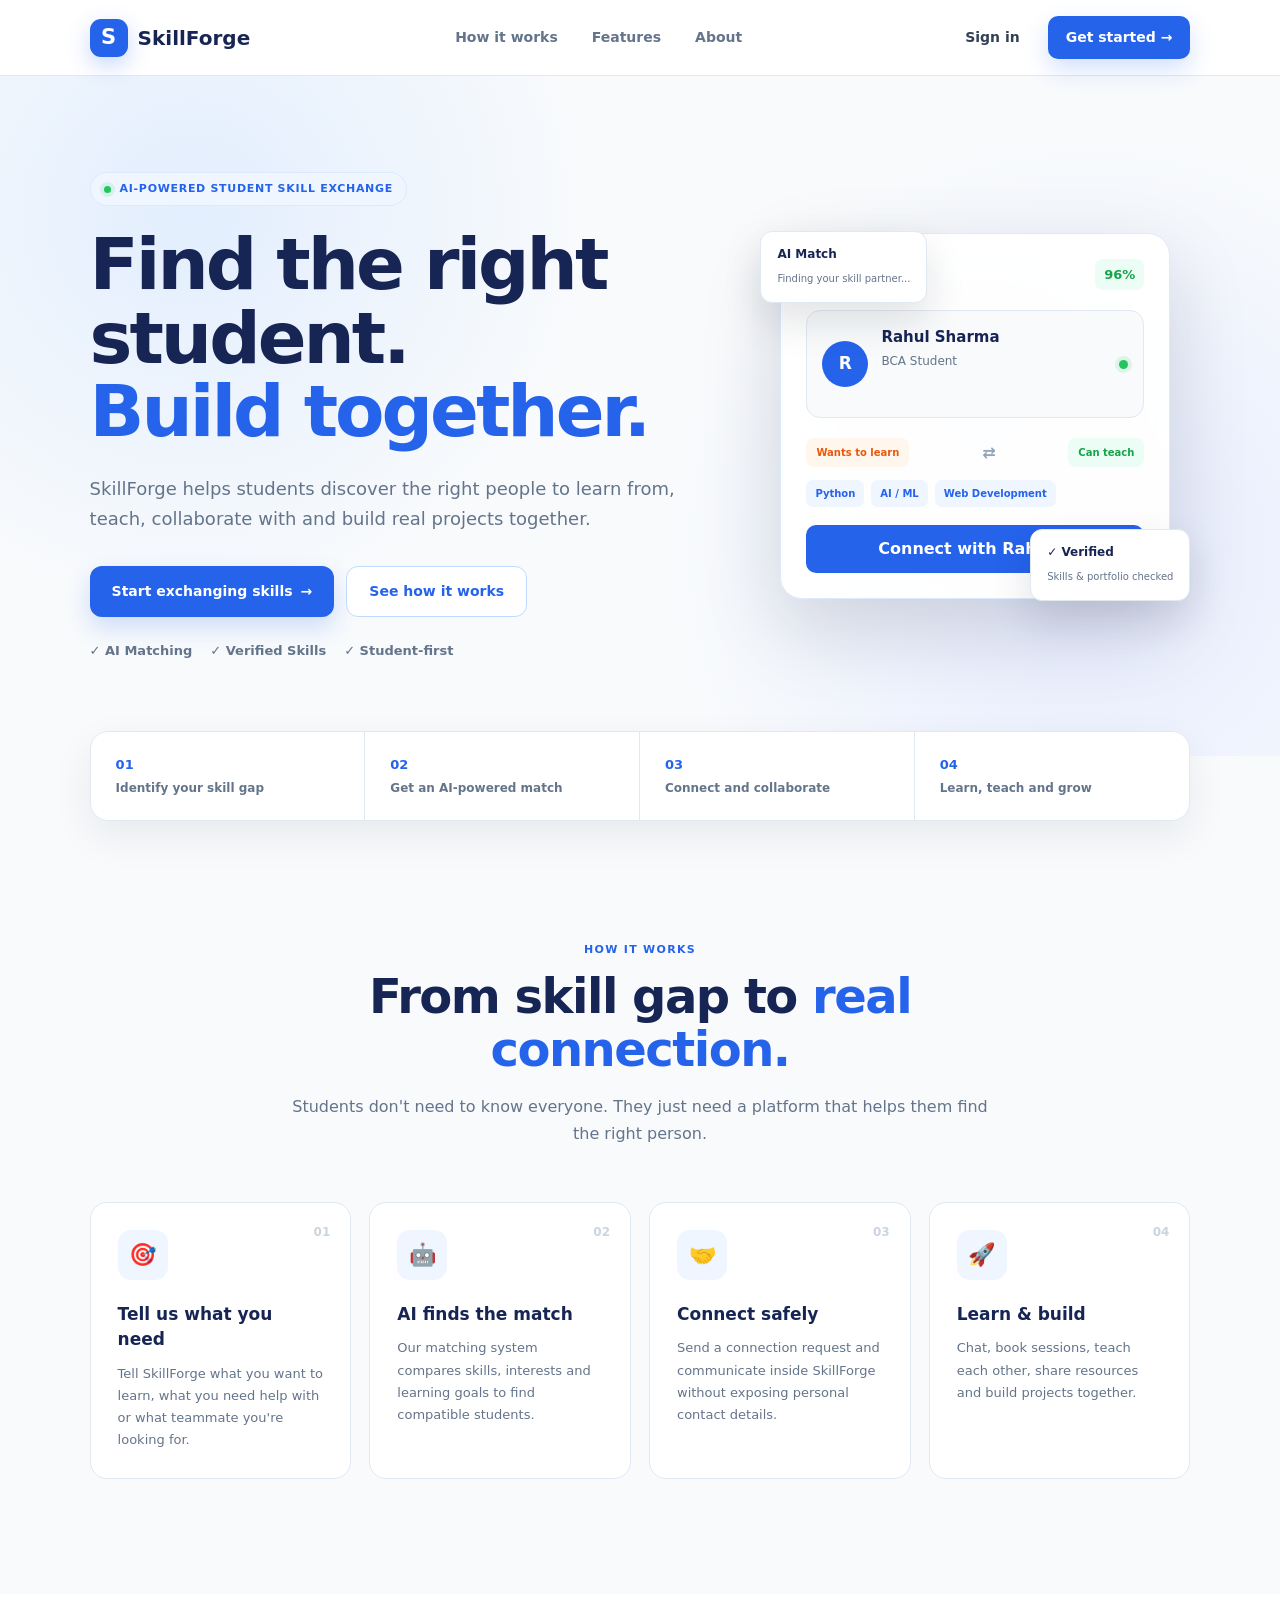
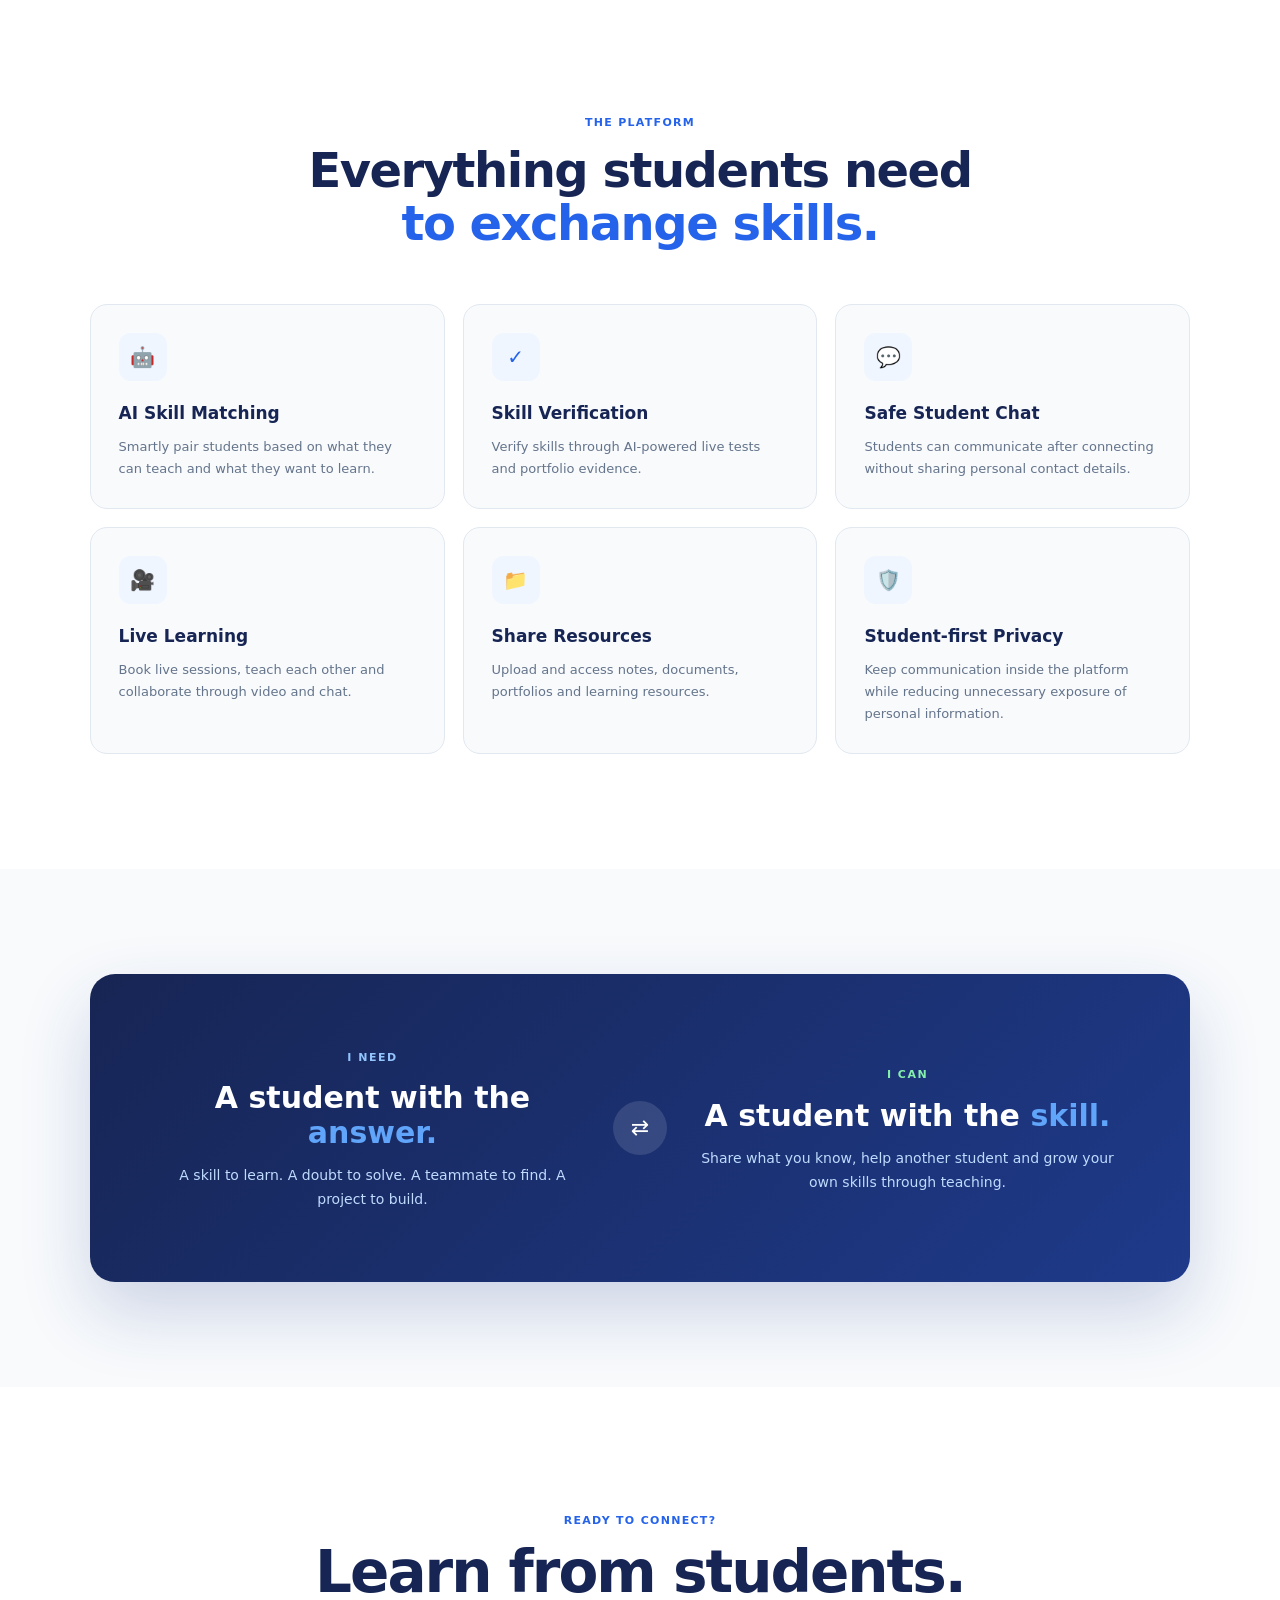
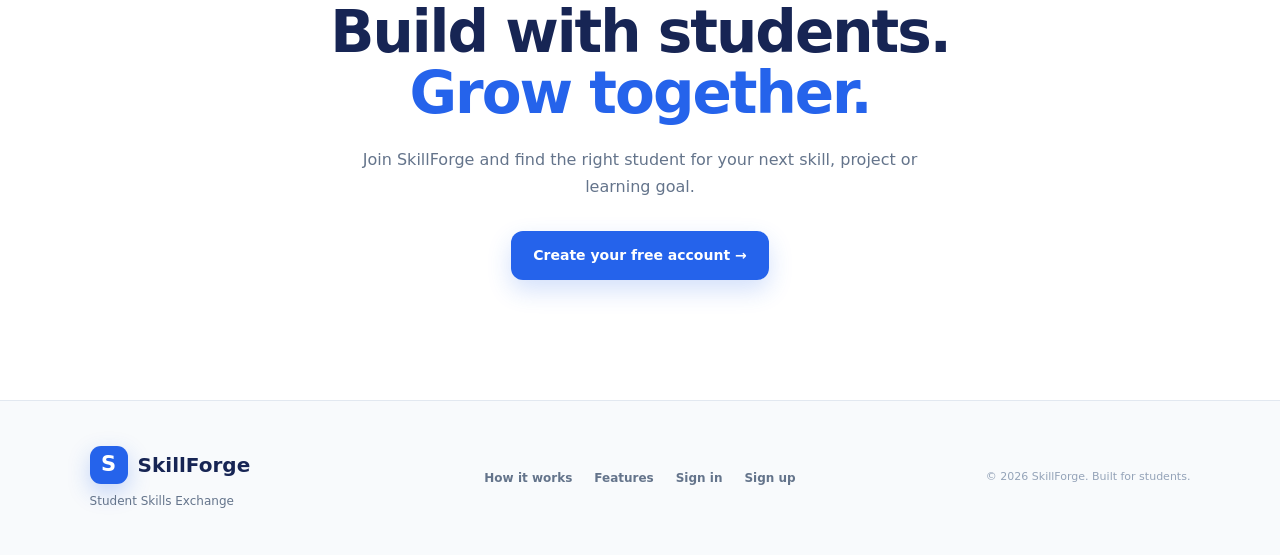
<file: frontend/index.html>
<!DOCTYPE html>
<html lang="en">
<head>
    <meta charset="UTF-8">
    <meta name="viewport" content="width=device-width, initial-scale=1.0">

    <title>SkillForge | Student Skills Exchange</title>

    <link rel="stylesheet" href="css/style.css">
</head>

<body>

    <!-- ================= NAVBAR ================= -->

    <header class="navbar">

        <a href="index.html" class="logo">
            <div class="logo-mark">S</div>
            <span>SkillForge</span>
        </a>

        <nav>
            <a href="#how-it-works">How it works</a>
            <a href="#features">Features</a>
            <a href="#about">About</a>
        </nav>

        <div class="nav-buttons">
            <a href="login.html" class="btn btn-login">
                Sign in
            </a>

            <a href="signup.html" class="btn btn-primary">
                Get started →
            </a>
        </div>

    </header>


    <!-- ================= HERO ================= -->

    <main>

        <section class="hero">

            <div class="hero-content">

                <div class="badge">
                    <span class="badge-dot"></span>
                    AI-POWERED STUDENT SKILL EXCHANGE
                </div>

                <h1>
                    Find the right student.
                    <span>Build together.</span>
                </h1>

                <p>
                    SkillForge helps students discover the right people
                    to learn from, teach, collaborate with and build
                    real projects together.
                </p>

                <div class="hero-actions">

                    <a
                        href="signup.html"
                        class="btn btn-primary btn-large"
                    >
                        Start exchanging skills
                        <span>→</span>
                    </a>

                    <a
                        href="#how-it-works"
                        class="btn btn-outline btn-large"
                    >
                        See how it works
                    </a>

                </div>

                <div class="trust-line">

                    <span>✓ AI Matching</span>
                    <span>✓ Verified Skills</span>
                    <span>✓ Student-first</span>

                </div>

            </div>


            <!-- ================= HERO VISUAL ================= -->

            <div class="hero-visual">

                <div class="visual-glow"></div>

                <div class="match-card">

                    <div class="match-header">

                        <span class="match-label">
                            AI MATCH FOUND
                        </span>

                        <span class="match-score">
                            96%
                        </span>

                    </div>


                    <div class="student-card">

                        <div class="avatar">
                            R
                        </div>

                        <div class="student-info">

                            <h3>
                                Rahul Sharma
                            </h3>

                            <p>
                                BCA Student
                            </p>

                        </div>

                        <span class="online"></span>

                    </div>


                    <div class="skill-row">

                        <span class="skill need">
                            Wants to learn
                        </span>

                        <span class="arrow">
                            ⇄
                        </span>

                        <span class="skill can">
                            Can teach
                        </span>

                    </div>


                    <div class="skills">

                        <span>Python</span>
                        <span>AI / ML</span>
                        <span>Web Development</span>

                    </div>


                    <button
                        class="connect-demo"
                        type="button"
                    >
                        Connect with Rahul
                        <span>→</span>
                    </button>

                </div>


                <div class="floating-card floating-one">
                    <strong>AI Match</strong>
                    <small>Finding your skill partner...</small>
                </div>


                <div class="floating-card floating-two">
                    <strong>✓ Verified</strong>
                    <small>Skills & portfolio checked</small>
                </div>

            </div>

        </section>


        <!-- ================= STATS ================= -->

        <section class="stats">

            <div class="stat">
                <strong>01</strong>
                <span>Identify your skill gap</span>
            </div>

            <div class="stat">
                <strong>02</strong>
                <span>Get an AI-powered match</span>
            </div>

            <div class="stat">
                <strong>03</strong>
                <span>Connect and collaborate</span>
            </div>

            <div class="stat">
                <strong>04</strong>
                <span>Learn, teach and grow</span>
            </div>

        </section>


        <!-- ================= HOW IT WORKS ================= -->

        <section
            class="section"
            id="how-it-works"
        >

            <div class="section-heading">

                <span class="section-label">
                    HOW IT WORKS
                </span>

                <h2>
                    From skill gap to
                    <span>real connection.</span>
                </h2>

                <p>
                    Students don't need to know everyone.
                    They just need a platform that helps them
                    find the right person.
                </p>

            </div>


            <div class="steps">

                <article class="step-card">

                    <div class="step-number">
                        01
                    </div>

                    <div class="step-icon">
                        🎯
                    </div>

                    <h3>
                        Tell us what you need
                    </h3>

                    <p>
                        Tell SkillForge what you want to learn,
                        what you need help with or what teammate
                        you're looking for.
                    </p>

                </article>


                <article class="step-card">

                    <div class="step-number">
                        02
                    </div>

                    <div class="step-icon">
                        🤖
                    </div>

                    <h3>
                        AI finds the match
                    </h3>

                    <p>
                        Our matching system compares skills,
                        interests and learning goals to find
                        compatible students.
                    </p>

                </article>


                <article class="step-card">

                    <div class="step-number">
                        03
                    </div>

                    <div class="step-icon">
                        🤝
                    </div>

                    <h3>
                        Connect safely
                    </h3>

                    <p>
                        Send a connection request and communicate
                        inside SkillForge without exposing personal
                        contact details.
                    </p>

                </article>


                <article class="step-card">

                    <div class="step-number">
                        04
                    </div>

                    <div class="step-icon">
                        🚀
                    </div>

                    <h3>
                        Learn & build
                    </h3>

                    <p>
                        Chat, book sessions, teach each other,
                        share resources and build projects together.
                    </p>

                </article>

            </div>

        </section>


        <!-- ================= FEATURES ================= -->

        <section
            class="section features-section"
            id="features"
        >

            <div class="section-heading">

                <span class="section-label">
                    THE PLATFORM
                </span>

                <h2>
                    Everything students need
                    <span>to exchange skills.</span>
                </h2>

            </div>


            <div class="feature-grid">

                <article class="feature-card">

                    <div class="feature-icon">
                        🤖
                    </div>

                    <h3>
                        AI Skill Matching
                    </h3>

                    <p>
                        Smartly pair students based on what
                        they can teach and what they want to learn.
                    </p>

                </article>


                <article class="feature-card">

                    <div class="feature-icon">
                        ✓
                    </div>

                    <h3>
                        Skill Verification
                    </h3>

                    <p>
                        Verify skills through AI-powered live
                        tests and portfolio evidence.
                    </p>

                </article>


                <article class="feature-card">

                    <div class="feature-icon">
                        💬
                    </div>

                    <h3>
                        Safe Student Chat
                    </h3>

                    <p>
                        Students can communicate after connecting
                        without sharing personal contact details.
                    </p>

                </article>


                <article class="feature-card">

                    <div class="feature-icon">
                        🎥
                    </div>

                    <h3>
                        Live Learning
                    </h3>

                    <p>
                        Book live sessions, teach each other and
                        collaborate through video and chat.
                    </p>

                </article>


                <article class="feature-card">

                    <div class="feature-icon">
                        📁
                    </div>

                    <h3>
                        Share Resources
                    </h3>

                    <p>
                        Upload and access notes, documents,
                        portfolios and learning resources.
                    </p>

                </article>


                <article class="feature-card">

                    <div class="feature-icon">
                        🛡️
                    </div>

                    <h3>
                        Student-first Privacy
                    </h3>

                    <p>
                        Keep communication inside the platform
                        while reducing unnecessary exposure of
                        personal information.
                    </p>

                </article>

            </div>

        </section>


        <!-- ================= I NEED / I CAN ================= -->

        <section
            class="exchange-section"
            id="about"
        >

            <div class="exchange-card">

                <div class="exchange-side">

                    <span class="exchange-label">
                        I NEED
                    </span>

                    <h2>
                        A student with the
                        <span>answer.</span>
                    </h2>

                    <p>
                        A skill to learn. A doubt to solve.
                        A teammate to find. A project to build.
                    </p>

                </div>


                <div class="exchange-divider">
                    ⇄
                </div>


                <div class="exchange-side">

                    <span class="exchange-label green">
                        I CAN
                    </span>

                    <h2>
                        A student with the
                        <span>skill.</span>
                    </h2>

                    <p>
                        Share what you know, help another student
                        and grow your own skills through teaching.
                    </p>

                </div>

            </div>

        </section>


        <!-- ================= CTA ================= -->

        <section class="cta-section">

            <div class="cta-content">

                <span class="section-label">
                    READY TO CONNECT?
                </span>

                <h2>
                    Learn from students.
                    <br>
                    Build with students.
                    <br>
                    <span>Grow together.</span>
                </h2>

                <p>
                    Join SkillForge and find the right student
                    for your next skill, project or learning goal.
                </p>

                <a
                    href="signup.html"
                    class="btn btn-primary btn-large"
                >
                    Create your free account →
                </a>

            </div>

        </section>

    </main>


    <!-- ================= FOOTER ================= -->

    <footer>

        <div class="footer-brand">

            <div class="logo">
                <div class="logo-mark">
                    S
                </div>

                <span>
                    SkillForge
                </span>
            </div>

            <p>
                Student Skills Exchange
            </p>

        </div>


        <div class="footer-links">

            <a href="#how-it-works">
                How it works
            </a>

            <a href="#features">
                Features
            </a>

            <a href="login.html">
                Sign in
            </a>

            <a href="signup.html">
                Sign up
            </a>

        </div>


        <div class="copyright">
            © 2026 SkillForge. Built for students.
        </div>

    </footer>

</body>
</html>
</file>
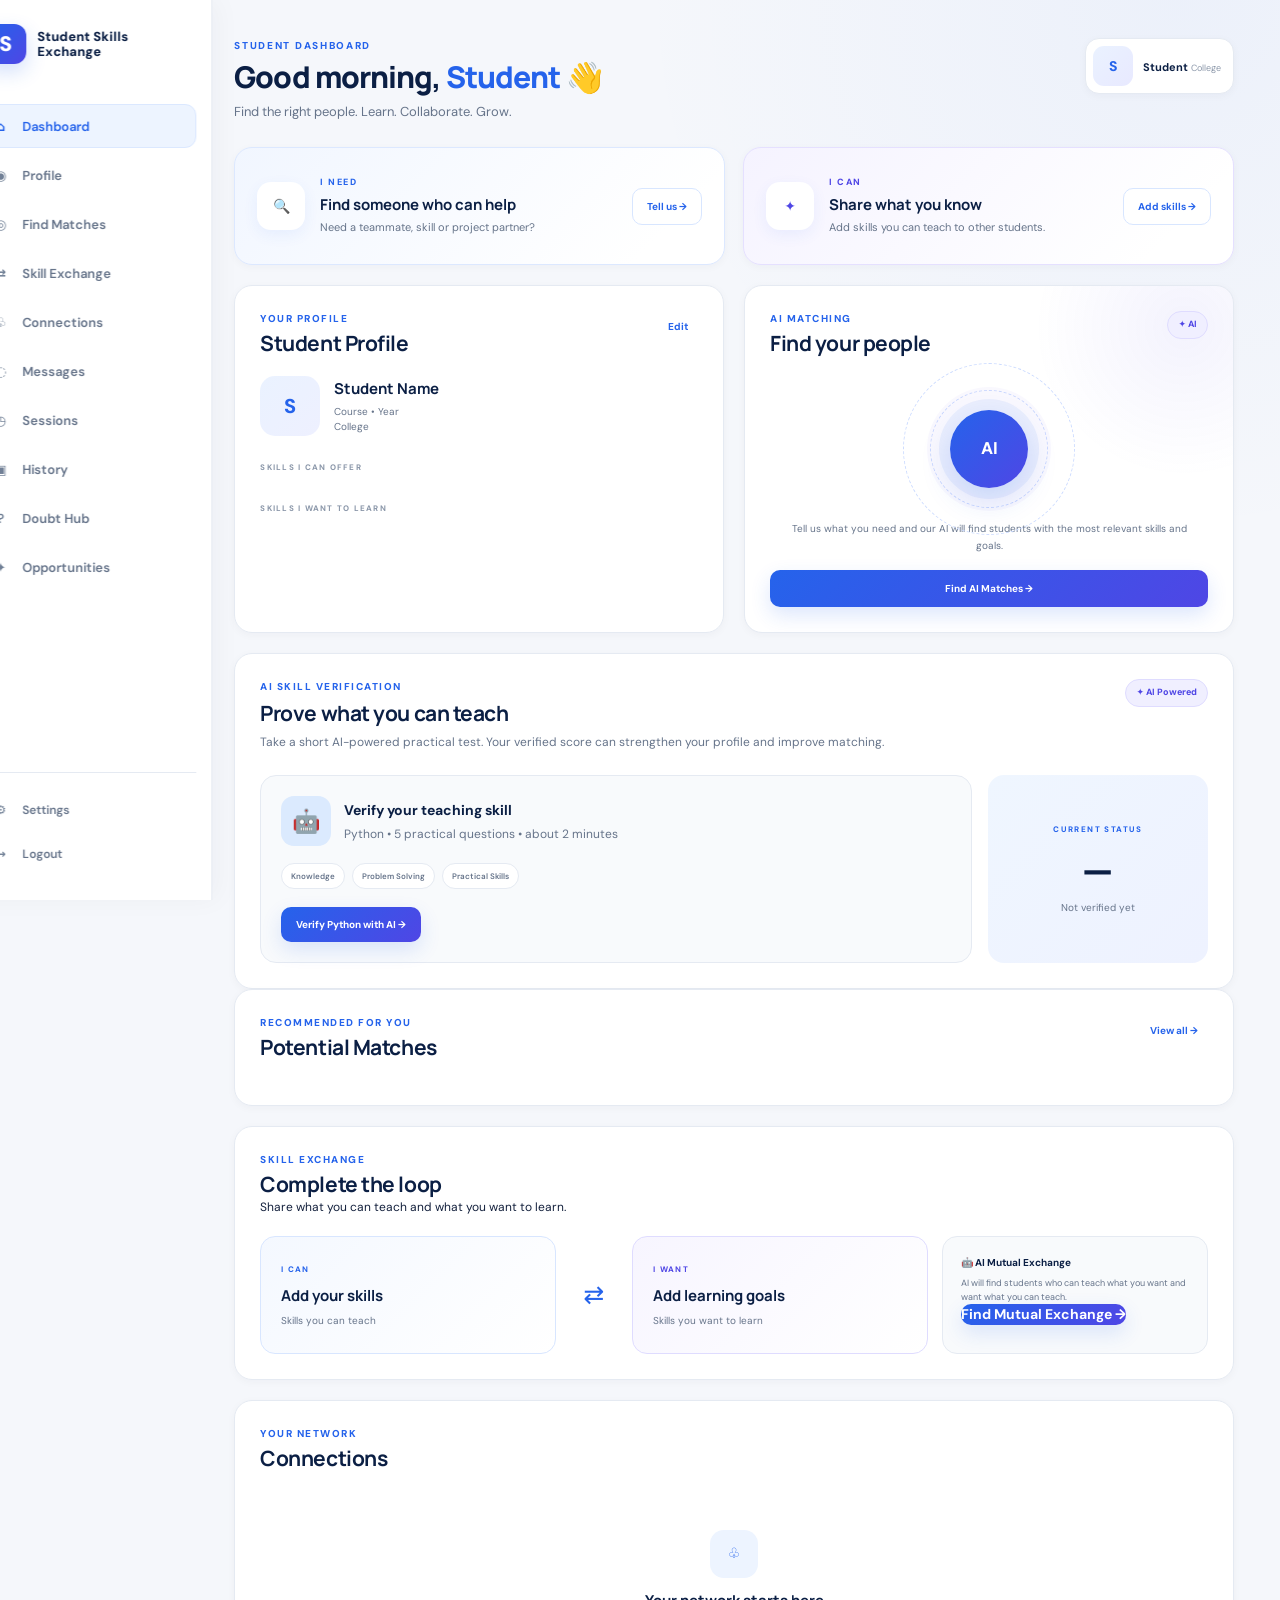
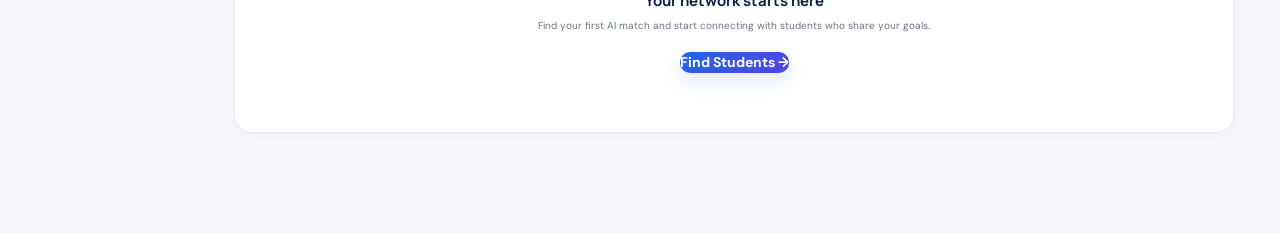
<file: frontend/dashboard.html>
<!DOCTYPE html>
<html lang="en">

<head>

    <meta charset="UTF-8">

    <meta
        name="viewport"
        content="width=device-width, initial-scale=1.0"
    >

    <title>Dashboard | Student Skills Exchange</title>

    <link rel="stylesheet" href="css/style.css">
    <link rel="stylesheet" href="css/dashboard.css">

</head>


<body>


<!-- =====================================================
     SIDEBAR
===================================================== -->

<aside class="sidebar">

    <div class="sidebar-logo">

        <div class="logo-mark">
            S
        </div>

        <span>
            Student Skills<br>
            Exchange
        </span>

    </div>


    <nav class="side-nav">

    <a href="#" class="active" data-view="dashboard">
        <span>⌂</span>
        <label>Dashboard</label>
    </a>

    <a href="#" data-view="profile">
        <span>◉</span>
        <label>Profile</label>
    </a>

    <a href="#" data-view="matches">
        <span>◎</span>
        <label>Find Matches</label>
    </a>

    <a href="#" data-view="exchange">
        <span>⇄</span>
        <label>Skill Exchange</label>
    </a>

    <a href="#" data-view="connections">
        <span>♧</span>
        <label>Connections</label>
    </a>

    <a href="#" data-view="messages">
        <span>◌</span>
        <label>Messages</label>
    </a>

    <a href="#" data-view="sessions">
        <span>◷</span>
        <label>Sessions</label>
    </a>

    <a href="#" data-view="history">
        <span>▣</span>
        <label>History</label>
    </a>

    <a href="#" data-view="doubt">
        <span>?</span>
        <label>Doubt Hub</label>
    </a>

    <a href="#" data-view="opportunities">
        <span>✦</span>
        <label>Opportunities</label>
    </a>

</nav>

    <div class="sidebar-bottom">

        <a href="#">
            <span>⚙</span>
            Settings
        </a>


        <button
            id="logoutBtn"
            type="button"
        >
            <span>↪</span>
            Logout
        </button>

    </div>

</aside>



<!-- =====================================================
     MAIN DASHBOARD
===================================================== -->

<main class="dashboard-main">


    <!-- =================================================
         HEADER
    ================================================= -->

    <header class="dashboard-header">

        <div>

            <p class="page-label">
                STUDENT DASHBOARD
            </p>


            <h1>
                Good morning,
                <span id="userName">
                    Student
                </span>
                👋
            </h1>


            <p class="header-subtitle">
                Find the right people. Learn. Collaborate. Grow.
            </p>

        </div>


        <div class="header-profile">

            <div
                class="profile-avatar"
                id="profileAvatar"
            >
                S
            </div>


            <div>

                <strong id="profileName">
                    Student
                </strong>


                <small id="profileCollege">
                    College
                </small>

            </div>

        </div>

    </header>



    <!-- =================================================
         QUICK ACTION
    ================================================= -->

    <section class="quick-actions">

        <div class="action-card need-action">

            <div class="action-icon">
                🔍
            </div>


            <div class="action-content">

                <span>
                    I NEED
                </span>


                <h3>
                    Find someone who can help
                </h3>


                <p>
                    Need a teammate, skill or project partner?
                </p>

            </div>


            <button
                type="button"
                onclick="openNeedModal()"
            >
                Tell us →
            </button>

        </div>


        <div class="action-card can-action">

            <div class="action-icon">
                ✦
            </div>


            <div class="action-content">

                <span>
                    I CAN
                </span>


                <h3>
                    Share what you know
                </h3>


                <p>
                    Add skills you can teach to other students.
                </p>

            </div>


            <button
                type="button"
                onclick="openCanModal()"
            >
                Add skills →
            </button>

        </div>

    </section>



    <!-- =================================================
         PROFILE + AI MATCH
    ================================================= -->

    <section class="dashboard-grid">


        <!-- PROFILE -->

        <div class="dashboard-card profile-card">

            <div class="card-heading">

                <div>

                    <span class="card-label">
                        YOUR PROFILE
                    </span>


                    <h2>
                        Student Profile
                    </h2>

                </div>


                <button
                    type="button"
                    class="small-btn"
                >
                    Edit
                </button>

            </div>


            <div class="profile-main">

                <div
                    class="large-avatar"
                    id="largeAvatar"
                >
                    S
                </div>


                <div>

                    <h3 id="fullName">
                        Student Name
                    </h3>


                    <p id="courseInfo">
                        Course • Year
                    </p>


                    <p id="collegeInfo">
                        College
                    </p>

                </div>

            </div>


            <div class="profile-section">

                <label>
                    SKILLS I CAN OFFER
                </label>


                <div
                    class="tag-container"
                    id="skillsContainer"
                >
                </div>

            </div>


            <div class="profile-section">

                <label>
                    SKILLS I WANT TO LEARN
                </label>


                <div
                    class="tag-container learning-tags"
                    id="learningContainer"
                >
                </div>

            </div>

        </div>



        <!-- AI MATCH -->

        <div class="dashboard-card ai-card">

            <div class="ai-top">

                <div>

                    <span class="card-label">
                        AI MATCHING
                    </span>


                    <h2>
                        Find your people
                    </h2>

                </div>


                <div class="ai-badge">
                    ✦ AI
                </div>

            </div>


            <div class="ai-visual">

                <div class="ai-circle">
                    <span>AI</span>
                </div>


                <div class="orbit orbit-1"></div>

                <div class="orbit orbit-2"></div>

            </div>


            <p class="ai-description">
                Tell us what you need and our AI will find
                students with the most relevant skills and goals.
            </p>


            <button
                type="button"
                class="find-match-btn"
                onclick="findMatches()"
            >
                Find AI Matches →
            </button>

        </div>

    </section>



    <!-- =================================================
         AI SKILL VERIFICATION
    ================================================= -->

    <section
        class="dashboard-card skill-verification-section"
        id="verification"
    >

        <div class="verification-header">

            <div>

                <span class="card-label">
                    AI SKILL VERIFICATION
                </span>


                <h2>
                    Prove what you can teach
                </h2>


                <p>
                    Take a short AI-powered practical test.
                    Your verified score can strengthen your profile
                    and improve matching.
                </p>

            </div>


            <div class="ai-badge">
                ✦ AI Powered
            </div>

        </div>


        <div class="verification-grid">


            <div class="verification-card">

                <div class="verification-title">

                    <div class="verification-icon">
                        🤖
                    </div>


                    <div>

                        <strong>
                            Verify your teaching skill
                        </strong>


                        <p>
                            Python • 5 practical questions • about 2 minutes
                        </p>

                    </div>

                </div>


                <div class="verification-tags">

                    <span>
                        Knowledge
                    </span>

                    <span>
                        Problem Solving
                    </span>

                    <span>
                        Practical Skills
                    </span>

                </div>


                <button
                    type="button"
                    class="btn-primary"
                    onclick="startSkillVerification('Python')"
                >
                    Verify Python with AI →
                </button>

            </div>



            <div class="verification-status">

                <span>
                    CURRENT STATUS
                </span>


                <div id="verificationScore">
                    —
                </div>


                <p id="verificationStatus">
                    Not verified yet
                </p>

            </div>

        </div>

    </section>



    <!-- =================================================
         MATCHES
    ================================================= -->

    <section
        class="dashboard-card matches-section"
        id="matches"
    >

        <div class="section-top">

            <div>

                <span class="card-label">
                    RECOMMENDED FOR YOU
                </span>


                <h2>
                    Potential Matches
                </h2>

            </div>


            <button
                type="button"
                class="view-all-btn"
                onclick="findMatches()"
            >
                View all →
            </button>

        </div>


        <div
            class="match-grid"
            id="matchGrid"
        >
        </div>

    </section>



    <!-- =================================================
         SKILL EXCHANGE
    ================================================= -->

    <section
        class="dashboard-card exchange-section"
        id="exchange"
    >

        <div class="section-top">

            <div>

                <span class="card-label">
                    SKILL EXCHANGE
                </span>


                <h2>
                    Complete the loop
                </h2>


                <p>
                    Share what you can teach and what you want to learn.
                </p>

            </div>

        </div>


        <div class="exchange-flow">


            <!-- I CAN -->

            <div
                class="exchange-box"
                onclick="openCanModal()"
            >

                <span>
                    I CAN
                </span>


                <h3 id="exchangeCan">
                    Add your skills
                </h3>


                <small>
                    Skills you can teach
                </small>

            </div>



            <!-- ARROW -->

            <div class="exchange-arrow">
                ⇄
            </div>



            <!-- I WANT -->

            <div
                class="exchange-box wanted"
                onclick="openWantModal()"
            >

                <span>
                    I WANT
                </span>


                <h3 id="exchangeWant">
                    Add learning goals
                </h3>


                <small>
                    Skills you want to learn
                </small>

            </div>



            <!-- RESULT -->

            <div class="exchange-result">

                <strong>
                    🤖 AI Mutual Exchange
                </strong>


                <p>
                    AI will find students who can teach
                    what you want and want what you can teach.
                </p>


                <button
                    type="button"
                    class="find-exchange-btn"
                    onclick="findMutualExchange()"
                >
                    Find Mutual Exchange →
                </button>

            </div>

        </div>

    </section>



    <!-- =================================================
         CONNECTIONS
    ================================================= -->

    <section
        class="dashboard-card connections-section"
        id="connections"
    >

        <div class="section-top">

            <div>

                <span class="card-label">
                    YOUR NETWORK
                </span>


                <h2>
                    Connections
                </h2>

            </div>

        </div>


        <!-- JS WILL RENDER REAL CONNECTIONS HERE -->

        <div
            id="connectedStudents"
            class="connections-list"
        >
        </div>


        <!-- EMPTY STATE -->

        <div
            id="connectionsEmpty"
            class="empty-state"
        >

            <div class="empty-icon">
                ♧
            </div>


            <h3>
                Your network starts here
            </h3>


            <p>
                Find your first AI match and start connecting
                with students who share your goals.
            </p>


            <button
                type="button"
                class="btn-primary"
                onclick="findMatches()"
            >
                Find Students →
            </button>

        </div>

    </section>


</main>



<!-- =====================================================
     NEED MODAL
===================================================== -->

<div
    class="modal-overlay"
    id="needModal"
>

    <div class="modal">

        <button
            type="button"
            class="close-modal"
            onclick="closeNeedModal()"
        >
            ×
        </button>


        <span class="card-label">
            I NEED
        </span>


        <h2>
            What are you looking for?
        </h2>


        <p>
            Tell us naturally. AI will understand your requirement.
        </p>


        <textarea
            id="needInput"
            placeholder="Example: I need a React developer for a hackathon..."
        ></textarea>


        <button
            type="button"
            class="btn-primary modal-btn"
            onclick="saveNeed()"
        >
            Continue to AI Matching →
        </button>

    </div>

</div>



<!-- =====================================================
     CAN MODAL
===================================================== -->

<div
    class="modal-overlay"
    id="canModal"
>

    <div class="modal">

        <button
            type="button"
            class="close-modal"
            onclick="closeCanModal()"
        >
            ×
        </button>


        <span class="card-label">
            I CAN
        </span>


        <h2>
            What can you offer?
        </h2>


        <p>
            Add skills that you can teach, use or provide.
        </p>


        <input
            type="text"
            id="canInput"
            placeholder="Example: React, Python, UI/UX..."
        >


        <button
            type="button"
            class="btn-primary modal-btn"
            onclick="saveSkills()"
        >
            Save Skills →
        </button>

    </div>

</div>



<!-- =====================================================
     WANT MODAL
===================================================== -->

<div
    class="modal-overlay"
    id="wantModal"
>

    <div class="modal">

        <button
            type="button"
            class="close-modal"
            onclick="closeWantModal()"
        >
            ×
        </button>


        <span class="card-label">
            I WANT TO LEARN
        </span>


        <h2>
            What do you want to learn?
        </h2>


        <p>
            Add the skills you want to learn from another student.
        </p>


        <input
            type="text"
            id="wantInput"
            placeholder="Example: React, Python, AI/ML"
        >


        <button
            type="button"
            class="btn-primary modal-btn"
            onclick="saveLearning()"
        >
            Save Learning Goals →
        </button>

    </div>

</div>



<!-- =====================================================
     JAVASCRIPT
===================================================== -->

<script src="../js/dashboard.js"></script>

</body>

</html>
</file>
<file: frontend/css/style.css>
/* ============================================================
   SKILLFORGE
   LANDING PAGE
   ============================================================ */

* {
    box-sizing: border-box;
    margin: 0;
    padding: 0;
}

html {
    scroll-behavior: smooth;
}

body {
    font-family:
        Inter,
        ui-sans-serif,
        system-ui,
        -apple-system,
        BlinkMacSystemFont,
        "Segoe UI",
        sans-serif;

    background: #f8fafc;
    color: #172554;
    line-height: 1.5;
}

a {
    color: inherit;
    text-decoration: none;
}

button,
input {
    font: inherit;
}


/* ============================================================
   NAVBAR
   ============================================================ */

.navbar {
    width: 100%;
    height: 76px;

    padding: 0 7%;

    display: flex;
    align-items: center;
    justify-content: space-between;

    background: rgba(255, 255, 255, 0.94);

    border-bottom: 1px solid #e2e8f0;

    position: sticky;
    top: 0;

    z-index: 1000;

    backdrop-filter: blur(14px);
}

.logo {
    display: flex;
    align-items: center;
    gap: 10px;

    font-size: 20px;
    font-weight: 800;

    color: #172554;
}

.logo-mark {
    width: 38px;
    height: 38px;

    border-radius: 11px;

    display: flex;
    align-items: center;
    justify-content: center;

    background: #2563eb;
    color: white;

    font-size: 21px;
    font-weight: 900;

    box-shadow: 0 8px 22px rgba(37, 99, 235, 0.25);
}

.navbar nav {
    display: flex;
    align-items: center;
    gap: 34px;
}

.navbar nav a {
    color: #64748b;

    font-size: 14px;
    font-weight: 600;

    transition: 0.2s ease;
}

.navbar nav a:hover {
    color: #2563eb;
}

.nav-buttons {
    display: flex;
    align-items: center;
    gap: 10px;
}


/* ============================================================
   BUTTONS
   ============================================================ */

.btn {
    display: inline-flex;
    align-items: center;
    justify-content: center;
    gap: 8px;

    border-radius: 10px;

    padding: 11px 18px;

    font-size: 14px;
    font-weight: 700;

    transition:
        transform 0.2s ease,
        box-shadow 0.2s ease,
        background 0.2s ease;

    cursor: pointer;
}

.btn:hover {
    transform: translateY(-2px);
}

.btn-login {
    color: #334155;
}

.btn-login:hover {
    background: #f1f5f9;
}

.btn-primary {
    color: white;
    background: #2563eb;

    box-shadow:
        0 10px 24px rgba(37, 99, 235, 0.20);
}

.btn-primary:hover {
    background: #1d4ed8;

    box-shadow:
        0 14px 28px rgba(37, 99, 235, 0.27);
}

.btn-outline {
    color: #2563eb;
    background: white;

    border: 1px solid #bfdbfe;
}

.btn-outline:hover {
    background: #eff6ff;
}

.btn-large {
    padding: 14px 22px;
    border-radius: 12px;
}


/* ============================================================
   HERO
   ============================================================ */

.hero {
    min-height: 680px;

    padding: 85px 7%;

    display: flex;
    align-items: center;
    justify-content: space-between;

    gap: 60px;

    background:
        radial-gradient(
            circle at 15% 20%,
            rgba(219, 234, 254, 0.75),
            transparent 32%
        ),
        radial-gradient(
            circle at 85% 70%,
            rgba(224, 231, 255, 0.8),
            transparent 35%
        ),
        #f8fafc;

    overflow: hidden;
}

.hero-content {
    max-width: 650px;

    position: relative;
    z-index: 2;
}

.badge {
    display: inline-flex;
    align-items: center;
    gap: 9px;

    padding: 8px 13px;

    border-radius: 999px;

    background: #eff6ff;
    border: 1px solid #dbeafe;

    color: #2563eb;

    font-size: 11px;
    font-weight: 800;
    letter-spacing: 0.7px;

    margin-bottom: 22px;
}

.badge-dot {
    width: 7px;
    height: 7px;

    border-radius: 50%;

    background: #22c55e;

    box-shadow:
        0 0 0 4px rgba(34, 197, 94, 0.12);
}

.hero h1 {
    font-size: clamp(46px, 6vw, 72px);

    line-height: 1.02;

    letter-spacing: -3px;

    color: #172554;

    margin-bottom: 25px;
}

.hero h1 span {
    display: block;

    color: #2563eb;
}

.hero p {
    max-width: 600px;

    font-size: 18px;
    line-height: 1.7;

    color: #64748b;

    margin-bottom: 31px;
}

.hero-actions {
    display: flex;
    flex-wrap: wrap;

    gap: 12px;
}

.trust-line {
    display: flex;
    flex-wrap: wrap;
    gap: 18px;

    margin-top: 24px;

    color: #64748b;

    font-size: 13px;
    font-weight: 600;
}


/* ============================================================
   HERO VISUAL
   ============================================================ */

.hero-visual {
    width: 500px;
    min-width: 430px;
    height: 480px;

    position: relative;

    display: flex;
    align-items: center;
    justify-content: center;
}

.visual-glow {
    position: absolute;

    width: 390px;
    height: 390px;

    border-radius: 50%;

    background:
        radial-gradient(
            circle,
            rgba(59, 130, 246, 0.20),
            transparent 65%
        );

    filter: blur(8px);
}

.match-card {
    width: 390px;

    position: relative;
    z-index: 2;

    padding: 25px;

    border-radius: 22px;

    background: rgba(255, 255, 255, 0.97);

    border: 1px solid #dbeafe;

    box-shadow:
        0 30px 80px rgba(15, 23, 42, 0.15);
}

.match-header {
    display: flex;
    justify-content: space-between;
    align-items: center;

    margin-bottom: 20px;
}

.match-label {
    color: #64748b;

    font-size: 10px;
    font-weight: 800;

    letter-spacing: 1px;
}

.match-score {
    padding: 6px 9px;

    border-radius: 8px;

    background: #ecfdf5;
    color: #16a34a;

    font-size: 13px;
    font-weight: 800;
}

.student-card {
    display: flex;
    align-items: center;

    gap: 13px;

    padding: 15px;

    border-radius: 14px;

    background: #f8fafc;

    border: 1px solid #e2e8f0;
}

.avatar {
    width: 46px;
    height: 46px;

    flex-shrink: 0;

    display: flex;
    align-items: center;
    justify-content: center;

    border-radius: 50%;

    background: #2563eb;
    color: white;

    font-weight: 800;
    font-size: 17px;
}

.student-info {
    flex: 1;
}

.student-info h3 {
    color: #172554;

    font-size: 15px;

    margin-bottom: 2px;
}

.student-info p {
    color: #64748b;

    font-size: 12px;
}

.online {
    width: 9px;
    height: 9px;

    border-radius: 50%;

    background: #22c55e;

    box-shadow:
        0 0 0 4px rgba(34, 197, 94, 0.12);
}

.skill-row {
    display: flex;
    align-items: center;
    justify-content: space-between;

    gap: 10px;

    margin: 20px 0 13px;
}

.skill {
    padding: 7px 10px;

    border-radius: 8px;

    font-size: 10px;
    font-weight: 800;

    text-align: center;
}

.skill.need {
    background: #fff7ed;
    color: #ea580c;
}

.skill.can {
    background: #ecfdf5;
    color: #16a34a;
}

.arrow {
    color: #94a3b8;
    font-weight: 800;
}

.skills {
    display: flex;
    flex-wrap: wrap;
    gap: 7px;

    margin-bottom: 18px;
}

.skills span {
    padding: 6px 9px;

    border-radius: 7px;

    background: #eff6ff;
    color: #2563eb;

    font-size: 10px;
    font-weight: 700;
}

.connect-demo {
    width: 100%;

    border: 0;

    border-radius: 10px;

    padding: 12px;

    background: #2563eb;
    color: white;

    font-weight: 700;

    cursor: pointer;
}

.floating-card {
    position: absolute;

    z-index: 3;

    padding: 13px 16px;

    border-radius: 12px;

    background: white;

    border: 1px solid #e2e8f0;

    box-shadow:
        0 18px 40px rgba(15, 23, 42, 0.12);
}

.floating-card strong {
    display: block;

    color: #172554;

    font-size: 12px;

    margin-bottom: 2px;
}

.floating-card small {
    color: #64748b;

    font-size: 10px;
}

.floating-one {
    top: 55px;
    left: 0;
}

.floating-two {
    right: 0;
    bottom: 55px;
}


/* ============================================================
   STATS
   ============================================================ */

.stats {
    width: 86%;

    margin: -25px auto 0;

    position: relative;
    z-index: 5;

    display: grid;
    grid-template-columns: repeat(4, 1fr);

    background: white;

    border: 1px solid #e2e8f0;

    border-radius: 18px;

    box-shadow:
        0 15px 40px rgba(15, 23, 42, 0.07);
}

.stat {
    padding: 23px 25px;

    display: flex;
    flex-direction: column;
    gap: 4px;

    border-right: 1px solid #e2e8f0;
}

.stat:last-child {
    border-right: 0;
}

.stat strong {
    color: #2563eb;

    font-size: 13px;
}

.stat span {
    color: #64748b;

    font-size: 12px;
    font-weight: 600;
}


/* ============================================================
   GENERAL SECTIONS
   ============================================================ */

.section {
    padding: 115px 7%;
}

.section-heading {
    max-width: 720px;

    margin: 0 auto 55px;

    text-align: center;
}

.section-label {
    display: inline-block;

    color: #2563eb;

    font-size: 11px;
    font-weight: 900;

    letter-spacing: 1.3px;

    margin-bottom: 12px;
}

.section-heading h2 {
    font-size: clamp(34px, 4vw, 48px);

    line-height: 1.1;

    letter-spacing: -1.5px;

    color: #172554;

    margin-bottom: 17px;
}

.section-heading h2 span {
    color: #2563eb;
}

.section-heading p {
    color: #64748b;

    font-size: 16px;
    line-height: 1.7;
}


/* ============================================================
   STEPS
   ============================================================ */

.steps {
    display: grid;

    grid-template-columns:
        repeat(4, 1fr);

    gap: 18px;

    max-width: 1200px;

    margin: auto;
}

.step-card {
    position: relative;

    padding: 27px;

    min-height: 270px;

    border-radius: 17px;

    background: white;

    border: 1px solid #e2e8f0;

    transition:
        transform 0.2s ease,
        box-shadow 0.2s ease;
}

.step-card:hover {
    transform: translateY(-5px);

    box-shadow:
        0 20px 45px rgba(15, 23, 42, 0.09);
}

.step-number {
    position: absolute;

    top: 20px;
    right: 20px;

    color: #cbd5e1;

    font-size: 12px;
    font-weight: 900;
}

.step-icon {
    width: 50px;
    height: 50px;

    display: flex;
    align-items: center;
    justify-content: center;

    border-radius: 13px;

    background: #eff6ff;

    font-size: 22px;

    margin-bottom: 22px;
}

.step-card h3 {
    color: #172554;

    font-size: 17px;

    margin-bottom: 10px;
}

.step-card p {
    color: #64748b;

    font-size: 13px;

    line-height: 1.7;
}


/* ============================================================
   FEATURES
   ============================================================ */

.features-section {
    background: white;
}

.feature-grid {
    max-width: 1200px;

    margin: auto;

    display: grid;

    grid-template-columns:
        repeat(3, 1fr);

    gap: 18px;
}

.feature-card {
    padding: 28px;

    border-radius: 17px;

    background: #f8fafc;

    border: 1px solid #e2e8f0;

    transition:
        transform 0.2s ease,
        box-shadow 0.2s ease;
}

.feature-card:hover {
    transform: translateY(-4px);

    box-shadow:
        0 18px 38px rgba(15, 23, 42, 0.08);
}

.feature-icon {
    width: 48px;
    height: 48px;

    display: flex;
    align-items: center;
    justify-content: center;

    border-radius: 12px;

    background: #eff6ff;

    color: #2563eb;

    font-size: 20px;

    margin-bottom: 20px;
}

.feature-card h3 {
    color: #172554;

    font-size: 17px;

    margin-bottom: 9px;
}

.feature-card p {
    color: #64748b;

    font-size: 13px;

    line-height: 1.7;
}


/* ============================================================
   I NEED / I CAN
   ============================================================ */

.exchange-section {
    padding: 105px 7%;

    background: #f8fafc;
}

.exchange-card {
    max-width: 1100px;

    margin: auto;

    display: grid;

    grid-template-columns:
        1fr 80px 1fr;

    align-items: center;

    padding: 55px;

    border-radius: 25px;

    background:
        linear-gradient(
            135deg,
            #172554,
            #1e3a8a
        );

    color: white;

    box-shadow:
        0 30px 70px rgba(30, 58, 138, 0.20);
}

.exchange-side {
    text-align: center;

    padding: 15px;
}

.exchange-label {
    display: inline-block;

    color: #93c5fd;

    font-size: 11px;
    font-weight: 900;

    letter-spacing: 1.5px;

    margin-bottom: 15px;
}

.exchange-label.green {
    color: #86efac;
}

.exchange-side h2 {
    font-size: 30px;

    line-height: 1.15;

    margin-bottom: 14px;
}

.exchange-side h2 span {
    color: #60a5fa;
}

.exchange-side p {
    color: #bfdbfe;

    font-size: 14px;

    line-height: 1.7;
}

.exchange-divider {
    width: 54px;
    height: 54px;

    display: flex;
    align-items: center;
    justify-content: center;

    margin: auto;

    border-radius: 50%;

    background: rgba(255, 255, 255, 0.12);

    font-size: 22px;
}


/* ============================================================
   CTA
   ============================================================ */

.cta-section {
    padding: 120px 7%;

    text-align: center;

    background: white;
}

.cta-content {
    max-width: 750px;

    margin: auto;
}

.cta-content h2 {
    font-size: clamp(40px, 5vw, 58px);

    line-height: 1.05;

    letter-spacing: -2px;

    color: #172554;

    margin-bottom: 22px;
}

.cta-content h2 span {
    color: #2563eb;
}

.cta-content p {
    max-width: 600px;

    margin: 0 auto 30px;

    color: #64748b;

    font-size: 16px;

    line-height: 1.7;
}


/* ============================================================
   FOOTER
   ============================================================ */

footer {
    padding: 45px 7%;

    display: grid;

    grid-template-columns:
        1fr auto 1fr;

    align-items: center;

    gap: 30px;

    background: #f8fafc;

    border-top: 1px solid #e2e8f0;
}

.footer-brand p {
    margin-top: 8px;

    color: #64748b;

    font-size: 12px;
}

.footer-links {
    display: flex;

    gap: 22px;
}

.footer-links a {
    color: #64748b;

    font-size: 12px;
    font-weight: 600;
}

.footer-links a:hover {
    color: #2563eb;
}

.copyright {
    text-align: right;

    color: #94a3b8;

    font-size: 11px;
}


/* ============================================================
   RESPONSIVE
   ============================================================ */

@media (max-width: 1050px) {

    .hero {
        padding-top: 65px;

        flex-direction: column;

        text-align: center;
    }

    .hero-content {
        max-width: 800px;
    }

    .hero p {
        margin-left: auto;
        margin-right: auto;
    }

    .hero-actions,
    .trust-line {
        justify-content: center;
    }

    .hero-visual {
        width: 100%;
        max-width: 550px;
    }

    .steps {
        grid-template-columns:
            repeat(2, 1fr);
    }

    .feature-grid {
        grid-template-columns:
            repeat(2, 1fr);
    }
}


@media (max-width: 750px) {

    .navbar {
        padding: 0 5%;
    }

    .navbar nav {
        display: none;
    }

    .navbar .btn-login {
        display: none;
    }

    .hero {
        padding: 60px 5%;
    }

    .hero h1 {
        font-size: 46px;
        letter-spacing: -2px;
    }

    .hero-visual {
        min-width: 0;
        height: 430px;
    }

    .match-card {
        width: min(390px, 90vw);
    }

    .floating-one {
        left: 0;
    }

    .floating-two {
        right: 0;
    }

    .stats {
        width: 90%;

        grid-template-columns:
            repeat(2, 1fr);
    }

    .stat {
        border-right: 1px solid #e2e8f0;
        border-bottom: 1px solid #e2e8f0;
    }

    .stat:nth-child(2) {
        border-right: 0;
    }

    .stat:nth-child(3),
    .stat:nth-child(4) {
        border-bottom: 0;
    }

    .steps,
    .feature-grid {
        grid-template-columns: 1fr;
    }

    .section {
        padding: 80px 5%;
    }

    .exchange-card {
        grid-template-columns: 1fr;

        padding: 35px 20px;
    }

    .exchange-divider {
        margin: 20px auto;
    }

    footer {
        grid-template-columns: 1fr;

        text-align: center;
    }

    .footer-brand .logo {
        justify-content: center;
    }

    .footer-links {
        justify-content: center;

        flex-wrap: wrap;
    }

    .copyright {
        text-align: center;
    }
}


@media (max-width: 450px) {

    .navbar {
        height: 68px;
    }

    .logo span {
        font-size: 17px;
    }

    .logo-mark {
        width: 34px;
        height: 34px;
    }

    .hero h1 {
        font-size: 39px;
    }

    .hero p {
        font-size: 15px;
    }

    .hero-actions {
        flex-direction: column;
    }

    .hero-actions .btn {
        width: 100%;
    }

    .hero-visual {
        height: 390px;
    }

    .match-card {
        padding: 18px;
    }

    .floating-card {
        display: none;
    }

    .stats {
        grid-template-columns: 1fr;
    }

    .stat {
        border-right: 0 !important;
        border-bottom: 1px solid #e2e8f0 !important;
    }

    .stat:last-child {
        border-bottom: 0 !important;
    }

    .cta-section {
        padding: 80px 5%;
    }
}
</file>
<file: frontend/css/dashboard.css>
/* =========================================================
   SKILLFORGE — PREMIUM LIGHT DASHBOARD
   Uses the existing dashboard HTML/classes.
   Replace the OLD dashboard CSS with this entire file.
   ========================================================= */

@import url('https://fonts.googleapis.com/css2?family=DM+Sans:wght@400;500;600;700&family=Manrope:wght@600;700;800&display=swap');

:root{
    --bg:#f5f7fb;
    --white:#ffffff;
    --surface:#fbfcff;
    --surface-blue:#f5f8ff;

    --text:#14213d;
    --heading:#0b1f44;
    --muted:#66748a;
    --muted-2:#8c98aa;

    --blue:#2563eb;
    --blue-dark:#1d4ed8;
    --blue-soft:#edf4ff;
    --blue-border:#d8e6ff;

    --indigo:#4f46e5;
    --indigo-soft:#f0efff;
    --indigo-border:#dfdcff;

    --green:#149447;
    --green-soft:#effbf4;
    --green-border:#d6f2df;

    --border:#e5eaf2;
    --border-strong:#d9e1ee;

    --shadow-sm:0 2px 8px rgba(15,31,68,.035);
    --shadow:0 10px 30px rgba(15,31,68,.065);
    --shadow-lg:0 18px 50px rgba(15,31,68,.09);

    --radius:18px;
}

/* ================= BASE ================= */

*{
    box-sizing:border-box;
}

html{
    scroll-behavior:smooth;
}

body{
    margin:0 !important;
    min-height:100vh;
    background:
        radial-gradient(circle at 92% 0%, rgba(37,99,235,.045), transparent 25%),
        var(--bg) !important;
    color:var(--text) !important;
    font-family:"DM Sans",system-ui,-apple-system,"Segoe UI",sans-serif !important;
    font-size:14px;
    line-height:1.5;
    -webkit-font-smoothing:antialiased;
}

h1,h2,h3,h4{
    font-family:"Manrope","DM Sans",sans-serif;
}

button,input,textarea,select{
    font:inherit;
}

button{
    cursor:pointer;
}

/* ================= SIDEBAR ================= */

.sidebar{
    position:fixed !important;
    left:0 !important;
    top:0 !important;
    bottom:0 !important;

    width:250px !important;
    height:100vh !important;

    padding:25px 16px !important;

    display:flex !important;
    flex-direction:column !important;

    background:rgba(255,255,255,.96) !important;
    border-right:1px solid var(--border) !important;

    box-shadow:6px 0 25px rgba(15,31,68,.035);

    z-index:1000 !important;
}

.sidebar-logo{
    display:flex !important;
    align-items:center !important;
    gap:11px !important;

    padding:0 9px !important;

    color:var(--heading) !important;
    font-size:13px !important;
    font-weight:800 !important;
    line-height:1.2 !important;
}

.logo-mark{
    width:40px !important;
    height:40px !important;
    min-width:40px !important;

    display:grid !important;
    place-items:center !important;

    border-radius:12px !important;

    background:linear-gradient(135deg,#2563eb,#4f46e5) !important;
    color:#fff !important;

    box-shadow:0 8px 20px rgba(37,99,235,.20);
}

.side-nav{
    display:flex !important;
    flex-direction:column !important;
    gap:5px !important;
    margin-top:40px !important;
}

.side-nav a,
.sidebar-bottom a,
.sidebar-bottom button{
    display:flex !important;
    align-items:center !important;
    gap:11px !important;

    width:100% !important;
    min-height:44px !important;

    padding:10px 13px !important;

    border:1px solid transparent !important;
    border-radius:11px !important;

    background:transparent !important;
    color:#66748a !important;

    text-decoration:none !important;
    font-size:12px !important;
    font-weight:600 !important;

    text-align:left;
    transition:
        background .18s ease,
        color .18s ease,
        border-color .18s ease,
        transform .18s ease;
}

.side-nav a span,
.sidebar-bottom span{
    width:20px !important;
    min-width:20px !important;
    text-align:center !important;
    color:#718096;
}

.side-nav a:hover,
.sidebar-bottom a:hover,
.sidebar-bottom button:hover{
    background:#f5f8ff !important;
    border-color:#e3ebfa !important;
    color:var(--blue) !important;
}

.side-nav a.active{
    background:var(--blue-soft) !important;
    border-color:#dbe8ff !important;
    color:var(--blue) !important;
    box-shadow:inset 3px 0 0 var(--blue);
}

.side-nav a.active span{
    color:var(--blue) !important;
}

.sidebar-bottom{
    margin-top:auto !important;
    padding-top:15px !important;
    border-top:1px solid var(--border) !important;
}

/* ================= MAIN — IMPORTANT OVERLAP FIX ================= */

.dashboard-main{
    margin-left:250px !important;
    width:calc(100% - 250px) !important;
    max-width:none !important;

    padding:38px 46px 70px !important;

    position:relative !important;
    overflow:visible !important;
}

/* ================= HEADER ================= */

.dashboard-header{
    display:flex !important;
    align-items:flex-start !important;
    justify-content:space-between !important;
    gap:25px !important;

    margin-bottom:26px !important;
}

.page-label{
    margin-bottom:7px !important;

    color:var(--blue) !important;
    font-size:10px !important;
    font-weight:800 !important;
    letter-spacing:1.7px !important;
    text-transform:uppercase;
}

.dashboard-header h1{
    margin:0 0 7px !important;

    color:var(--heading) !important;
    font-family:"Manrope",sans-serif !important;
    font-size:32px !important;
    line-height:1.15 !important;
    letter-spacing:-.9px !important;
    font-weight:800 !important;
}

.dashboard-header h1 span{
    color:var(--blue) !important;
}

.header-subtitle{
    color:var(--muted) !important;
    font-size:13px !important;
}

.header-profile{
    display:flex !important;
    align-items:center !important;
    gap:10px !important;

    padding:7px 12px 7px 7px !important;

    background:var(--white) !important;
    border:1px solid var(--border) !important;
    border-radius:14px !important;

    box-shadow:var(--shadow-sm);
}

.profile-avatar{
    width:40px !important;
    height:40px !important;
    min-width:40px !important;

    display:flex !important;
    align-items:center !important;
    justify-content:center !important;

    border-radius:11px !important;

    background:linear-gradient(135deg,#eaf2ff,#e8e9ff) !important;
    color:var(--blue) !important;
    font-weight:800 !important;
}

.header-profile strong{
    color:var(--heading) !important;
    font-size:11px !important;
}

.header-profile small{
    color:var(--muted-2) !important;
    font-size:9px !important;
}

/* ================= QUICK ACTIONS ================= */

.quick-actions{
    display:grid !important;
    grid-template-columns:repeat(2,minmax(0,1fr)) !important;
    gap:18px !important;
    margin-bottom:20px !important;
}

.action-card{
    position:relative !important;
    min-height:118px !important;

    display:flex !important;
    align-items:center !important;
    gap:15px !important;

    padding:22px !important;

    border:1px solid !important;
    border-radius:18px !important;

    overflow:hidden !important;

    box-shadow:var(--shadow-sm);
    transition:transform .2s ease,box-shadow .2s ease;
}

.action-card:hover{
    transform:translateY(-2px);
    box-shadow:var(--shadow);
}

.need-action{
    background:linear-gradient(135deg,#f1f6ff 0%,#ffffff 85%) !important;
    border-color:#dce8ff !important;
}

.can-action{
    background:linear-gradient(135deg,#f5f3ff 0%,#ffffff 85%) !important;
    border-color:#e5e0ff !important;
}

.action-icon{
    width:48px !important;
    height:48px !important;
    min-width:48px !important;

    display:flex !important;
    align-items:center !important;
    justify-content:center !important;

    border-radius:14px !important;

    background:#fff !important;
    color:var(--blue) !important;

    box-shadow:0 5px 15px rgba(37,99,235,.07);
}

.can-action .action-icon{
    color:var(--indigo) !important;
}

.action-content{
    flex:1 !important;
    min-width:0;
}

.action-content span{
    display:block;
    margin-bottom:4px;

    color:var(--blue) !important;
    font-size:9px !important;
    font-weight:800 !important;
    letter-spacing:1.5px !important;
}

.can-action .action-content span{
    color:var(--indigo) !important;
}

.action-content h3{
    margin:0 0 3px !important;

    color:var(--heading) !important;
    font-size:16px !important;
    font-weight:700 !important;
}

.action-content p{
    margin:0 !important;
    color:var(--muted) !important;
    font-size:11px !important;
}

.action-card button{
    flex-shrink:0;

    padding:10px 14px !important;

    border:1px solid var(--blue-border) !important;
    border-radius:10px !important;

    background:#fff !important;
    color:var(--blue) !important;

    font-size:10px !important;
    font-weight:700 !important;

    transition:.18s ease;
}

.action-card button:hover{
    background:var(--blue) !important;
    border-color:var(--blue) !important;
    color:#fff !important;
}

/* ================= GENERAL CARDS ================= */

.dashboard-grid{
    display:grid !important;
    grid-template-columns:repeat(2,minmax(0,1fr)) !important;
    gap:20px !important;
    margin-bottom:20px !important;
}

.dashboard-card{
    background:rgba(255,255,255,.98) !important;
    border:1px solid var(--border) !important;
    border-radius:18px !important;
    padding:25px !important;

    box-shadow:var(--shadow-sm);

    transition:box-shadow .2s ease,border-color .2s ease;
}

.dashboard-card:hover{
    border-color:var(--border-strong) !important;
    box-shadow:var(--shadow) !important;
}

.card-heading,
.ai-top,
.section-top{
    display:flex !important;
    justify-content:space-between !important;
    align-items:flex-start !important;
    gap:15px !important;
    margin-bottom:20px !important;
}

.card-label{
    display:block;
    margin-bottom:5px !important;

    color:var(--blue) !important;
    font-size:9px !important;
    font-weight:800 !important;
    letter-spacing:1.5px !important;
    text-transform:uppercase;
}

.dashboard-card h2{
    margin:0 !important;

    color:var(--heading) !important;
    font-family:"Manrope",sans-serif !important;
    font-size:20px !important;
    line-height:1.2 !important;
    letter-spacing:-.45px !important;
}

.small-btn,
.view-all-btn{
    padding:7px 9px !important;

    border:1px solid transparent !important;
    border-radius:8px !important;

    background:transparent !important;
    color:var(--blue) !important;

    font-size:10px !important;
    font-weight:700 !important;
}

.small-btn:hover,
.view-all-btn:hover{
    background:var(--blue-soft) !important;
}

/* ================= PROFILE ================= */

.profile-main{
    display:flex !important;
    align-items:center !important;
    gap:14px !important;
    margin-bottom:25px !important;
}

.large-avatar{
    width:60px !important;
    height:60px !important;
    min-width:60px !important;

    display:flex !important;
    align-items:center !important;
    justify-content:center !important;

    border-radius:15px !important;

    background:linear-gradient(135deg,#eaf2ff,#eef0ff) !important;
    color:var(--blue) !important;

    font-size:20px !important;
    font-weight:800 !important;
}

.profile-main h3{
    margin:0 0 3px !important;
    color:var(--heading) !important;
    font-size:15px !important;
}

.profile-main p{
    margin:0 !important;
    color:var(--muted) !important;
    font-size:10px !important;
}

.profile-section{
    margin-top:20px !important;
}

.profile-section label{
    display:block;
    margin-bottom:9px !important;

    color:var(--muted-2) !important;
    font-size:8px !important;
    font-weight:800 !important;
    letter-spacing:1.25px !important;
    text-transform:uppercase;
}

.tag-container{
    display:flex !important;
    flex-wrap:wrap !important;
    gap:7px !important;
}

.skill-tag{
    padding:6px 10px !important;

    border:1px solid var(--blue-border) !important;
    border-radius:999px !important;

    background:var(--blue-soft) !important;
    color:var(--blue) !important;

    font-size:9px !important;
    font-weight:600 !important;
}

.learning-tags .skill-tag{
    border-color:var(--indigo-border) !important;
    background:var(--indigo-soft) !important;
    color:var(--indigo) !important;
}

/* ================= AI MATCHING ================= */

.ai-card{
    position:relative !important;
    overflow:hidden !important;

    background:
        radial-gradient(circle at 90% 12%,rgba(79,70,229,.065),transparent 28%),
        #fff !important;
}

.ai-badge{
    padding:6px 10px !important;

    border:1px solid var(--indigo-border) !important;
    border-radius:999px !important;

    background:var(--indigo-soft) !important;
    color:var(--indigo) !important;

    font-size:9px !important;
    font-weight:800 !important;
}

.ai-visual{
    position:relative !important;

    height:145px !important;

    display:flex !important;
    align-items:center !important;
    justify-content:center !important;
}

.ai-circle{
    width:78px !important;
    height:78px !important;

    display:flex !important;
    align-items:center !important;
    justify-content:center !important;

    border-radius:50% !important;

    background:linear-gradient(135deg,#2563eb,#4f46e5) !important;
    color:#fff !important;

    font-size:17px !important;
    font-weight:800 !important;

    box-shadow:
        0 0 0 11px rgba(37,99,235,.07),
        0 0 0 23px rgba(79,70,229,.035),
        0 12px 30px rgba(37,99,235,.18) !important;

    z-index:2;
}

.orbit{
    position:absolute;
    border:1px dashed #cddcff !important;
    border-radius:50% !important;
}

.ai-description{
    max-width:410px !important;
    margin:0 auto !important;

    color:var(--muted) !important;
    text-align:center !important;

    font-size:10px !important;
    line-height:1.65 !important;
}

.find-match-btn{
    display:block !important;
    width:100% !important;

    margin-top:16px !important;
    padding:11px 14px !important;

    border:0 !important;
    border-radius:10px !important;

    background:linear-gradient(135deg,#2563eb,#4f46e5) !important;
    color:#fff !important;

    font-size:10px !important;
    font-weight:700 !important;

    box-shadow:0 8px 20px rgba(37,99,235,.16);
}

.find-match-btn:hover{
    background:linear-gradient(135deg,#1d4ed8,#4338ca) !important;
    transform:translateY(-1px);
}

/* ================= MATCHES ================= */

.matches-section{
    margin-bottom:20px !important;
}

.match-grid{
    display:grid !important;
    grid-template-columns:repeat(3,minmax(0,1fr)) !important;
    gap:14px !important;
}

.match-item{
    padding:16px !important;

    background:#fff !important;
    border:1px solid var(--border) !important;
    border-radius:14px !important;

    box-shadow:var(--shadow-sm);

    transition:.2s ease;
}

.match-item:hover{
    transform:translateY(-2px);
    border-color:#cfdcff !important;
    box-shadow:var(--shadow) !important;
}

.match-top{
    display:flex !important;
    align-items:center !important;
    justify-content:space-between !important;
    gap:10px !important;
    margin-bottom:13px !important;
}

.match-person{
    display:flex !important;
    align-items:center !important;
    gap:9px !important;
    min-width:0;
}

.match-avatar{
    width:36px !important;
    height:36px !important;
    min-width:36px !important;

    display:flex !important;
    align-items:center !important;
    justify-content:center !important;

    border-radius:10px !important;

    background:var(--blue-soft) !important;
    color:var(--blue) !important;

    font-size:11px !important;
    font-weight:800 !important;
}

.match-person strong{
    display:block;
    color:var(--heading) !important;
    font-size:10px !important;
}

.match-person small{
    display:block;
    margin-top:2px !important;
    color:var(--muted-2) !important;
    font-size:8px !important;
}

.match-score{
    padding:5px 8px !important;

    border:1px solid var(--green-border) !important;
    border-radius:999px !important;

    background:var(--green-soft) !important;
    color:var(--green) !important;

    font-size:9px !important;
    font-weight:800 !important;
}

.match-skills{
    display:flex !important;
    flex-wrap:wrap !important;
    gap:5px !important;
    margin-bottom:13px !important;
}

.match-skills span{
    padding:5px 7px !important;

    border:1px solid var(--border) !important;
    border-radius:999px !important;

    background:#f8fafc !important;
    color:var(--muted) !important;

    font-size:8px !important;
}

.match-connect{
    width:100% !important;

    padding:8px !important;

    border:1px solid var(--blue-border) !important;
    border-radius:9px !important;

    background:var(--blue-soft) !important;
    color:var(--blue) !important;

    font-size:9px !important;
    font-weight:700 !important;
}

.match-connect:hover{
    background:var(--blue) !important;
    border-color:var(--blue) !important;
    color:#fff !important;
}

/* ================= SKILL EXCHANGE ================= */

.exchange-section{
    margin-bottom:20px !important;
}

.exchange-flow{
    display:grid !important;

    grid-template-columns:minmax(0,1fr) 48px minmax(0,1fr) minmax(250px,.9fr) !important;

    align-items:stretch !important;
    gap:14px !important;
}

.exchange-box{
    min-height:118px !important;

    padding:20px !important;

    background:linear-gradient(135deg,#f4f8ff,#fff) !important;
    border:1px solid var(--blue-border) !important;
    border-radius:15px !important;
}

.exchange-box.wanted{
    background:linear-gradient(135deg,#f7f5ff,#fff) !important;
    border-color:var(--indigo-border) !important;
}

.exchange-box span{
    color:var(--blue) !important;
    font-size:8px !important;
    font-weight:800 !important;
    letter-spacing:1.3px !important;
}

.exchange-box.wanted span{
    color:var(--indigo) !important;
}

.exchange-box h3{
    margin:7px 0 2px !important;

    color:var(--heading) !important;
    font-size:14px !important;
    font-weight:700 !important;
}

.exchange-box small{
    color:var(--muted) !important;
    font-size:10px !important;
}

.exchange-arrow{
    display:flex !important;
    align-items:center !important;
    justify-content:center !important;

    color:var(--blue) !important;
    font-size:25px !important;
}

.exchange-result{
    min-height:118px !important;

    padding:18px !important;

    background:#f8fafc !important;
    border:1px solid var(--border) !important;
    border-radius:15px !important;
}

.exchange-result strong{
    display:block !important;
    margin-bottom:6px !important;

    color:var(--heading) !important;
    font-size:10px !important;
}

.exchange-result p{
    margin:0 !important;

    color:var(--muted) !important;
    font-size:9px !important;
    line-height:1.6 !important;
}

/* ================= CONNECTIONS ================= */

.connections-section{
    margin-bottom:30px !important;
}

.empty-state{
    padding:34px 20px !important;
    text-align:center !important;
}

.empty-icon{
    width:48px !important;
    height:48px !important;

    display:flex !important;
    align-items:center !important;
    justify-content:center !important;

    margin:0 auto 12px !important;

    border-radius:14px !important;

    background:var(--blue-soft) !important;
    color:var(--blue) !important;
}

.empty-state h3{
    margin:0 0 6px !important;
    color:var(--heading) !important;
    font-size:14px !important;
}

.empty-state p{
    max-width:430px !important;
    margin:0 auto 17px !important;

    color:var(--muted) !important;
    font-size:10px !important;
    line-height:1.65 !important;
}

/* ================= BUTTONS ================= */

.btn-primary,
.find-exchange-btn{
    border:0 !important;
    border-radius:10px !important;

    background:linear-gradient(135deg,#2563eb,#4f46e5) !important;
    color:#fff !important;

    font-weight:700 !important;

    box-shadow:0 8px 20px rgba(37,99,235,.15);
}

.btn-primary:hover,
.find-exchange-btn:hover{
    transform:translateY(-1px);
}

/* ================= MODALS ================= */

.modal-overlay{
    position:fixed !important;
    inset:0 !important;

    background:rgba(15,23,42,.28) !important;
    backdrop-filter:blur(5px);
    -webkit-backdrop-filter:blur(5px);

    z-index:5000 !important;
}

.modal{
    background:#fff !important;
    border:1px solid var(--border) !important;
    border-radius:20px !important;

    box-shadow:0 25px 70px rgba(15,31,68,.18) !important;
}

.modal input,
.modal textarea,
.modal select{
    background:#f8fafc !important;
    border:1px solid var(--border) !important;
    border-radius:10px !important;
    color:var(--text) !important;
}

.modal input:focus,
.modal textarea:focus,
.modal select:focus{
    outline:none !important;
    border-color:#9ebeff !important;
    box-shadow:0 0 0 3px rgba(37,99,235,.08) !important;
}

/* ================= SCROLLBAR ================= */

::-webkit-scrollbar{
    width:8px;
    height:8px;
}

::-webkit-scrollbar-track{
    background:#eef2f7;
}

::-webkit-scrollbar-thumb{
    background:#c7d0dd;
    border-radius:99px;
}

::-webkit-scrollbar-thumb:hover{
    background:#aeb9ca;
}

/* ================= RESPONSIVE ================= */

@media (max-width:1200px){

    .dashboard-main{
        padding-left:30px !important;
        padding-right:30px !important;
    }

    .match-grid{
        grid-template-columns:repeat(2,minmax(0,1fr)) !important;
    }

    .exchange-flow{
        grid-template-columns:minmax(0,1fr) 42px minmax(0,1fr) !important;
    }

    .exchange-result{
        grid-column:1 / -1 !important;
    }
}

@media (max-width:900px){

    .sidebar{
        width:76px !important;
        padding:22px 10px !important;
    }

    .sidebar-logo{
        justify-content:center !important;
        padding:0 !important;
    }

    .sidebar-logo > span{
        display:none !important;
    }

    .side-nav a,
    .sidebar-bottom a,
    .sidebar-bottom button{
        justify-content:center !important;
        padding:11px !important;
        font-size:0 !important;
    }

    .side-nav a span,
    .sidebar-bottom span{
        font-size:17px !important;
    }

    .dashboard-main{
        margin-left:76px !important;
        width:calc(100% - 76px) !important;
        padding:28px 22px 55px !important;
    }

    .dashboard-grid{
        grid-template-columns:1fr !important;
    }

    .quick-actions{
        grid-template-columns:1fr !important;
    }
}

@media (max-width:650px){

    .dashboard-header{
        flex-direction:column !important;
    }

    .dashboard-header h1{
        font-size:27px !important;
    }

    .match-grid{
        grid-template-columns:1fr !important;
    }

    .exchange-flow{
        grid-template-columns:1fr !important;
    }

    .exchange-arrow{
        transform:rotate(90deg);
        min-height:30px;
    }

    .exchange-result{
        grid-column:auto !important;
    }

    .action-card{
        align-items:flex-start !important;
        flex-wrap:wrap !important;
    }

    .action-card button{
        margin-left:63px;
    }
}
/* =========================================================
   FINAL DASHBOARD FIXES
   ========================================================= */

/* ---------- AI ORBITS ---------- */

.orbit-1 {
    width: 118px !important;
    height: 118px !important;
}

.orbit-2 {
    width: 172px !important;
    height: 172px !important;
}


/* ---------- VERIFICATION SECTION ---------- */

.skill-verification-section {
    margin-top: 20px !important;
    overflow: hidden !important;
}

.verification-header {
    display: flex;
    align-items: flex-start;
    justify-content: space-between;
    gap: 20px;
    flex-wrap: wrap;
}

.verification-header h2 {
    margin: 7px 0 !important;
}

.verification-header p {
    max-width: 650px;
    margin: 0;
    color: var(--muted);
    font-size: 11px;
    line-height: 1.65;
}

.verification-grid {
    margin-top: 22px;

    display: grid;
    grid-template-columns: minmax(0, 1fr) 220px;

    gap: 16px;
}

.verification-card {
    padding: 20px;

    border: 1px solid var(--border);
    border-radius: 16px;

    background: #f8fafc;
}

.verification-title {
    display: flex;
    align-items: center;
    gap: 13px;
}

.verification-icon {
    width: 50px;
    height: 50px;
    min-width: 50px;

    display: flex;
    align-items: center;
    justify-content: center;

    border-radius: 13px;

    background: #dbeafe;

    font-size: 23px;
}

.verification-title strong {
    display: block;

    color: var(--heading);

    font-size: 14px;
}

.verification-title p {
    margin: 4px 0 0;

    color: var(--muted);

    font-size: 10px;
}

.verification-tags {
    display: flex;
    flex-wrap: wrap;
    gap: 7px;

    margin-top: 17px;
}

.verification-tags span {
    padding: 6px 9px;

    border: 1px solid var(--border);

    border-radius: 999px;

    background: #fff;

    color: var(--muted);

    font-size: 8px;
    font-weight: 600;
}

.verification-card .btn-primary {
    margin-top: 18px;

    padding: 10px 15px;

    font-size: 10px;
}

.verification-status {
    min-height: 150px;

    display: flex;
    flex-direction: column;
    align-items: center;
    justify-content: center;

    padding: 20px;

    border-radius: 16px;

    background: linear-gradient(
        135deg,
        #eff6ff,
        #eef2ff
    );

    text-align: center;
}

.verification-status > span {
    color: var(--blue);

    font-size: 8px;
    font-weight: 800;

    letter-spacing: 1.4px;
}

#verificationScore {
    margin-top: 5px;

    color: var(--heading);

    font-family: "Manrope", sans-serif;

    font-size: 40px;
    font-weight: 800;
}

#verificationStatus {
    margin: 0;

    color: var(--muted);

    font-size: 10px;
}


/* ---------- CONNECTIONS ---------- */

.connections-list {
    display: grid;

    grid-template-columns:
        repeat(3, minmax(0, 1fr));

    gap: 14px;

    margin-top: 20px;
}

.connections-list:empty {
    display: none;
}


/* ---------- EMPTY CONNECTION STATE ---------- */

.connections-section .empty-state {
    margin-top: 5px;
}


/* ---------- MODAL ---------- */

.modal-overlay {
    display: none;

    align-items: center;
    justify-content: center;

    padding: 20px;
}

.modal-overlay.active,
.modal-overlay.show {
    display: flex !important;
}

.modal {
    width: 100%;
    max-width: 500px;

    padding: 30px;

    position: relative;
}

.modal h2 {
    margin: 8px 0;

    color: var(--heading);

    font-family: "Manrope", sans-serif;

    font-size: 22px;
}

.modal > p {
    margin: 0 0 20px;

    color: var(--muted);

    font-size: 11px;
    line-height: 1.6;
}

.close-modal {
    position: absolute;

    top: 15px;
    right: 15px;

    width: 32px;
    height: 32px;

    display: flex;
    align-items: center;
    justify-content: center;

    border: 0;
    border-radius: 9px;

    background: #f1f5f9;

    color: #64748b;

    font-size: 20px;

    cursor: pointer;

    transition: .18s ease;
}

.close-modal:hover {
    background: #fee2e2;

    color: #dc2626;
}

.modal input,
.modal textarea {
    width: 100%;

    padding: 13px;

    font-family: inherit;

    font-size: 12px;

    resize: vertical;
}

.modal textarea {
    min-height: 120px;
}

.modal-btn {
    width: 100%;

    margin-top: 15px;

    padding: 12px 16px;
}


/* ---------- RESPONSIVE VERIFICATION ---------- */

@media (max-width: 800px) {

    .verification-grid {
        grid-template-columns: 1fr;
    }

    .connections-list {
        grid-template-columns: 1fr;
    }

}


@media (max-width: 600px) {

    .verification-header {
        flex-direction: column;
    }

    .verification-card {
        padding: 16px;
    }

    .verification-title {
        align-items: flex-start;
    }

    .modal {
        padding: 25px 20px;
    }

}
/* =========================================================
   FINAL APP LAYOUT
   ========================================================= */


/* SIDEBAR TRANSITION */

.sidebar {
    transition:
        width 0.28s ease,
        transform 0.28s ease;
}


/* MAIN CONTENT TRANSITION */

.dashboard-main {
    transition:
        margin-left 0.28s ease,
        width 0.28s ease;
}


/* =========================================================
   SIDEBAR TOGGLE
   ========================================================= */

.sidebar-toggle {

    width: 36px;
    height: 36px;

    margin: 0 auto 22px;

    display: flex;
    align-items: center;
    justify-content: center;

    border: 0;
    border-radius: 10px;

    background: #f1ece5;

    color: #44344f;

    font-size: 17px;

    cursor: pointer;

    transition: 0.2s ease;
}


.sidebar-toggle:hover {

    background: #e9dfd5;

    transform: scale(1.04);
}


/* =========================================================
   COLLAPSED SIDEBAR
   ========================================================= */

body.sidebar-collapsed .sidebar {

    width: 76px;

}


body.sidebar-collapsed .dashboard-main {

    margin-left: 76px;

    width: calc(100% - 76px);

}


/* HIDE SIDEBAR TEXT */

body.sidebar-collapsed .sidebar-logo span,

body.sidebar-collapsed .side-nav a label,

body.sidebar-collapsed .sidebar-bottom a label,

body.sidebar-collapsed .sidebar-bottom button label {

    display: none;

}


/* CENTER NAV */

body.sidebar-collapsed .side-nav a {

    justify-content: center;

    padding: 12px 0;

}


body.sidebar-collapsed .side-nav a span {

    margin: 0;

}


/* LOGO */

body.sidebar-collapsed .sidebar-logo {

    justify-content: center;

}


body.sidebar-collapsed .logo-mark {

    margin: 0;
}


/* =========================================================
   ONE SCREEN AT A TIME
   ========================================================= */

.dashboard-main > section {

    transition:
        opacity 0.18s ease,
        transform 0.18s ease;

}


/* Dynamic screen */

.dynamic-app-screen {

    min-height: 500px;

    display: flex;

    align-items: center;

    justify-content: center;

}


.dynamic-screen-inner {

    max-width: 520px;

    text-align: center;

}


.dynamic-screen-icon {

    width: 72px;
    height: 72px;

    margin: 0 auto 20px;

    display: flex;

    align-items: center;
    justify-content: center;

    border-radius: 20px;

    background: #f1e8df;

    color: #5b4564;

    font-size: 30px;
}


.dynamic-screen-inner h2 {

    margin: 10px 0;

    font-family: "Manrope", sans-serif;

    font-size: 30px;

    color: #30243a;

}


.dynamic-screen-inner p {

    margin: 0;

    color: #756b78;

    font-size: 14px;

    line-height: 1.7;

}


/* =========================================================
   BIGGER / BETTER TYPOGRAPHY
   ========================================================= */

.dashboard-main h1 {

    font-size: 30px !important;

}


.dashboard-main h2 {

    font-size: 21px !important;

}


.dashboard-main h3 {

    font-size: 15px !important;

}


.dashboard-main p {

    font-size: 12px;

}


.card-label {

    font-size: 10px !important;

}


.side-nav a {

    font-size: 13px !important;

}


/* =========================================================
   MOBILE
   ========================================================= */

@media (max-width: 900px) {

    .sidebar {

        transform: translateX(-100%);

        width: 250px !important;

        z-index: 1000;

    }


    .dashboard-main {

        margin-left: 0 !important;

        width: 100% !important;

    }


    body.sidebar-open .sidebar {

        transform: translateX(0);

    }


    body.sidebar-collapsed .sidebar {

        transform: translateX(-100%);

    }

}
/* ============================================================
   SKILLFORGE FINAL NAVIGATION UI
   Paste at END of dashboard.css
   ============================================================ */


/* ============================================================
   SIDEBAR
   ============================================================ */

.sidebar {
    transition:
        width .28s ease,
        padding .28s ease,
        transform .28s ease !important;
}


.dashboard-main {
    transition:
        margin-left .28s ease,
        width .28s ease !important;
}


/* ============================================================
   TOGGLE
   ============================================================ */

.skillforge-sidebar-toggle {

    position:absolute !important;

    top:22px !important;

    right:-18px !important;

    width:36px !important;

    height:36px !important;

    border:1px solid #ddd3c8 !important;

    border-radius:11px !important;

    background:#ffffff !important;

    color:#5b4665 !important;

    box-shadow:
        0 7px 20px rgba(
            49,
            37,
            55,
            .12
        ) !important;

    display:flex !important;

    flex-direction:column !important;

    align-items:center !important;

    justify-content:center !important;

    gap:4px !important;

    cursor:pointer !important;

    z-index:9999 !important;

}


.skillforge-sidebar-toggle span {

    display:block !important;

    width:15px !important;

    height:2px !important;

    border-radius:10px !important;

    background:#5b4665 !important;

}


/* ============================================================
   COLLAPSED SIDEBAR
   ============================================================ */

body.skillforge-sidebar-collapsed
.sidebar {

    width:76px !important;

    padding-left:10px !important;

    padding-right:10px !important;

}


body.skillforge-sidebar-collapsed
.dashboard-main {

    margin-left:76px !important;

    width:
        calc(100% - 76px) !important;

}


body.skillforge-sidebar-collapsed
.sidebar-logo {

    justify-content:center !important;

    padding-left:0 !important;

    padding-right:0 !important;

}


body.skillforge-sidebar-collapsed
.sidebar-logo > span {

    display:none !important;

}


body.skillforge-sidebar-collapsed
.side-nav a {

    justify-content:center !important;

    padding-left:8px !important;

    padding-right:8px !important;

}


body.skillforge-sidebar-collapsed
.side-nav a label {

    display:none !important;

}


body.skillforge-sidebar-collapsed
.side-nav a span {

    margin:0 !important;

}


/* ============================================================
   DYNAMIC SCREENS
   ============================================================ */

.skillforge-dynamic-screen {

    min-height:520px !important;

    align-items:center !important;

    justify-content:center !important;

}


.skillforge-dynamic-inner {

    width:min(
        650px,
        100%
    );

    padding:60px 30px !important;

    text-align:center !important;

}


.skillforge-dynamic-icon {

    width:76px !important;

    height:76px !important;

    margin:0 auto 24px !important;

    display:flex !important;

    align-items:center !important;

    justify-content:center !important;

    border-radius:22px !important;

    background:
        linear-gradient(
            135deg,
            #f4e8dd,
            #eee3f2
        ) !important;

    color:#5a4665 !important;

    font-size:30px !important;

}


.skillforge-dynamic-label {

    color:#8b6d98 !important;

    font-size:10px !important;

    font-weight:800 !important;

    letter-spacing:2px !important;

    margin-bottom:8px !important;

}


.skillforge-dynamic-inner h2 {

    margin:0 0 12px !important;

    color:#30253a !important;

    font-size:32px !important;

}


.skillforge-dynamic-inner p {

    max-width:540px !important;

    margin:auto !important;

    color:#766c78 !important;

    font-size:15px !important;

    line-height:1.7 !important;

}


/* ============================================================
   MOBILE
   ============================================================ */

@media(max-width:900px) {

    .sidebar {

        width:250px !important;

        transform:
            translateX(-100%) !important;

    }


    .dashboard-main {

        margin-left:0 !important;

        width:100% !important;

    }


    body.skillforge-mobile-sidebar-open
    .sidebar {

        transform:
            translateX(0) !important;

    }


    .skillforge-sidebar-toggle {

        right:-46px !important;

    }

}
/* Remove old hamburger/menu button */
.menu-toggle,
#menuToggle,
.sidebar-menu-toggle {
    display: none !important;
}
.skillforge-sidebar-toggle {
    display: flex !important;
}
/* HIDE OLD HAMBURGER BUTTON */
button:not(.skillforge-sidebar-toggle) {
    /* intentionally empty */
}

/* Old menu button - hide common variants */
.menu-toggle,
.menu-btn,
.hamburger,
.hamburger-btn,
#menuToggle,
#hamburger,
#sidebarMenu,
#sidebarToggle {
    display: none !important;
}

/* Keep our new hamburger */
#skillforgeSidebarToggle,
.skillforge-sidebar-toggle {
    display: flex !important;
}
/* =========================================================
   FINAL SIDEBAR CONTROL
   S LOGO = SIDEBAR TOGGLE
   ========================================================= */

/* Hide our previous hamburger completely */
#skillforgeSidebarToggle,
.skillforge-sidebar-toggle {
    display: none !important;
}


/* Make S logo clickable */
.sidebar .logo-mark {
    cursor: pointer !important;

    user-select: none !important;

    transition:
        transform .2s ease,
        box-shadow .2s ease !important;
}


/* Small premium interaction */
.sidebar .logo-mark:hover {
    transform: translateY(-2px) !important;

    box-shadow:
        0 10px 24px rgba(
            37,
            99,
            235,
            .20
        ) !important;
}


/* Collapsed sidebar */
body.skillforge-sidebar-collapsed .sidebar {
    width: 76px !important;
    padding-left: 10px !important;
    padding-right: 10px !important;
}


/* Main content moves with sidebar */
body.skillforge-sidebar-collapsed .dashboard-main {
    margin-left: 76px !important;
    width: calc(100% - 76px) !important;
}


/* Center S when collapsed */
body.skillforge-sidebar-collapsed .sidebar-logo {
    justify-content: center !important;
    padding-left: 0 !important;
    padding-right: 0 !important;
}


/* Hide Student Skills Exchange text */
body.skillforge-sidebar-collapsed
.sidebar-logo > span {
    display: none !important;
}


/* Center navigation icons */
body.skillforge-sidebar-collapsed
.side-nav a {
    justify-content: center !important;
    padding-left: 8px !important;
    padding-right: 8px !important;
}


/* Hide navigation labels */
body.skillforge-sidebar-collapsed
.side-nav a label {
    display: none !important;
}
</file>
